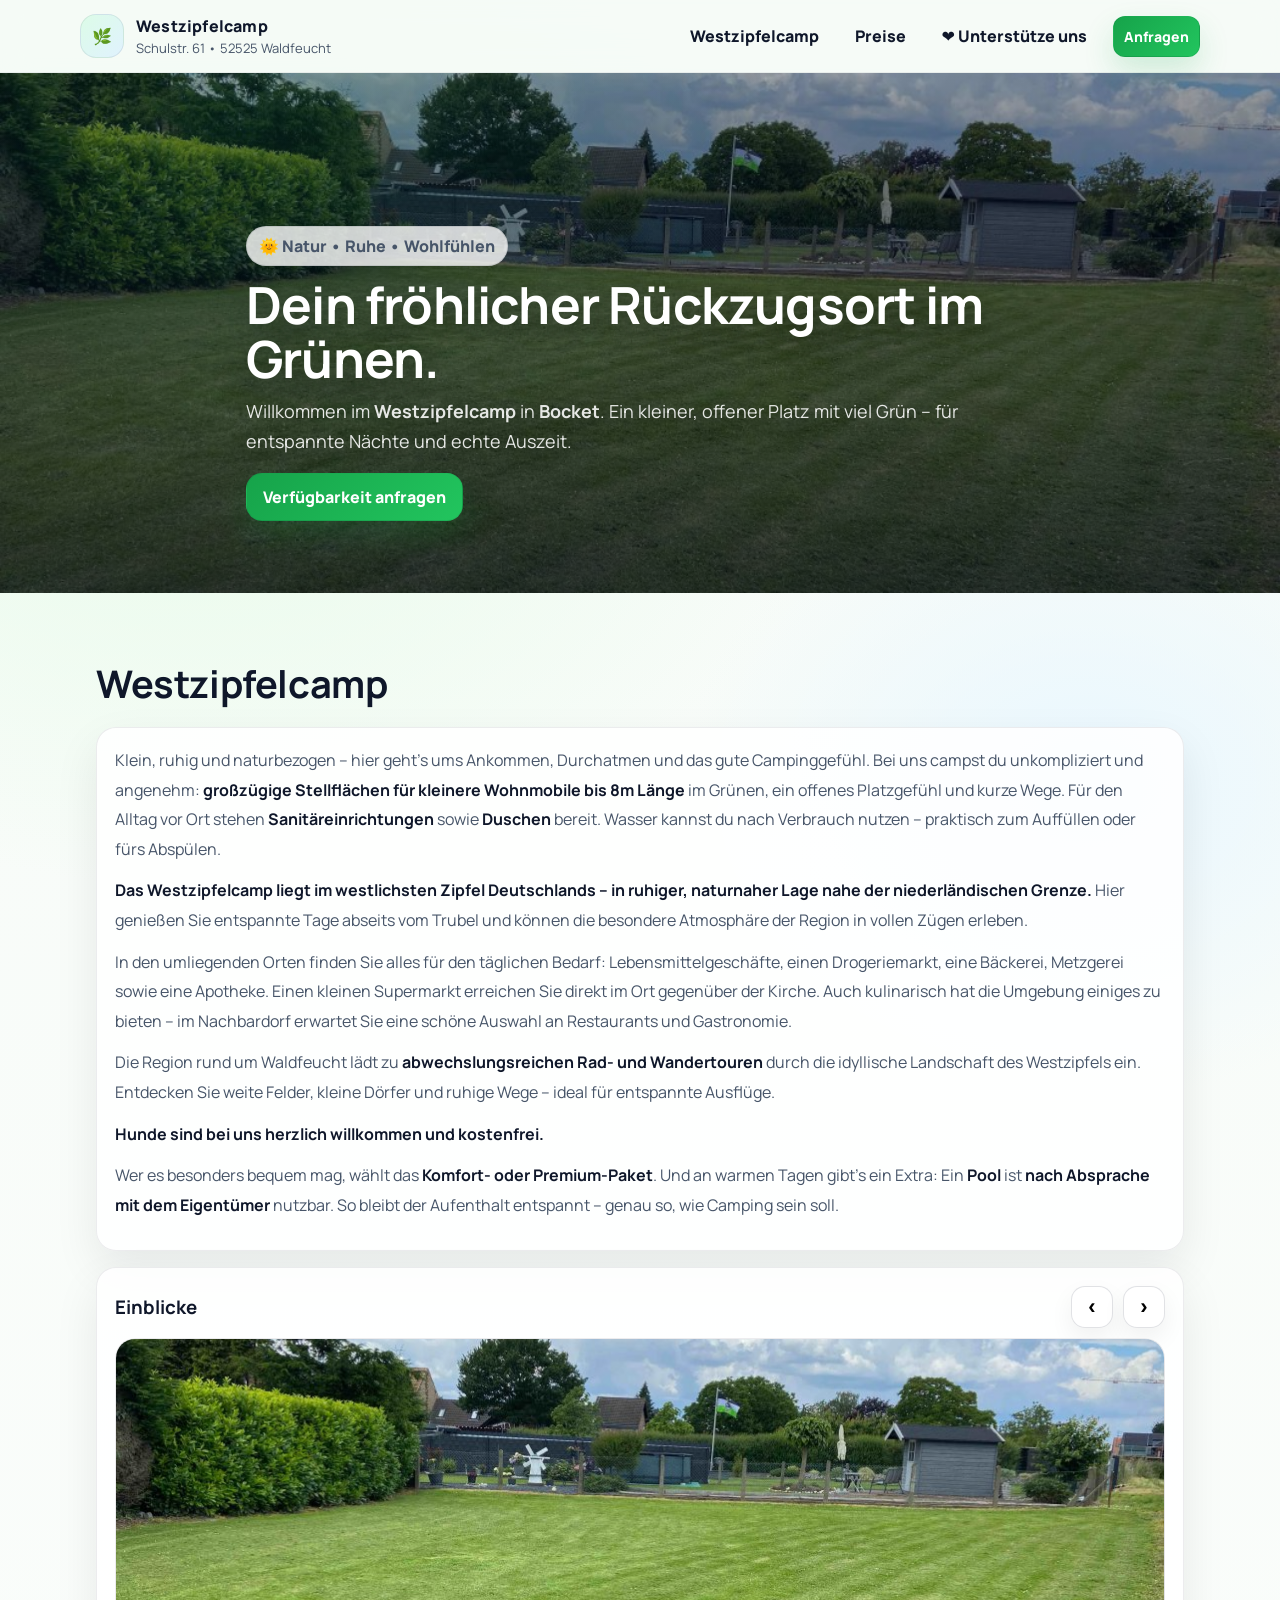
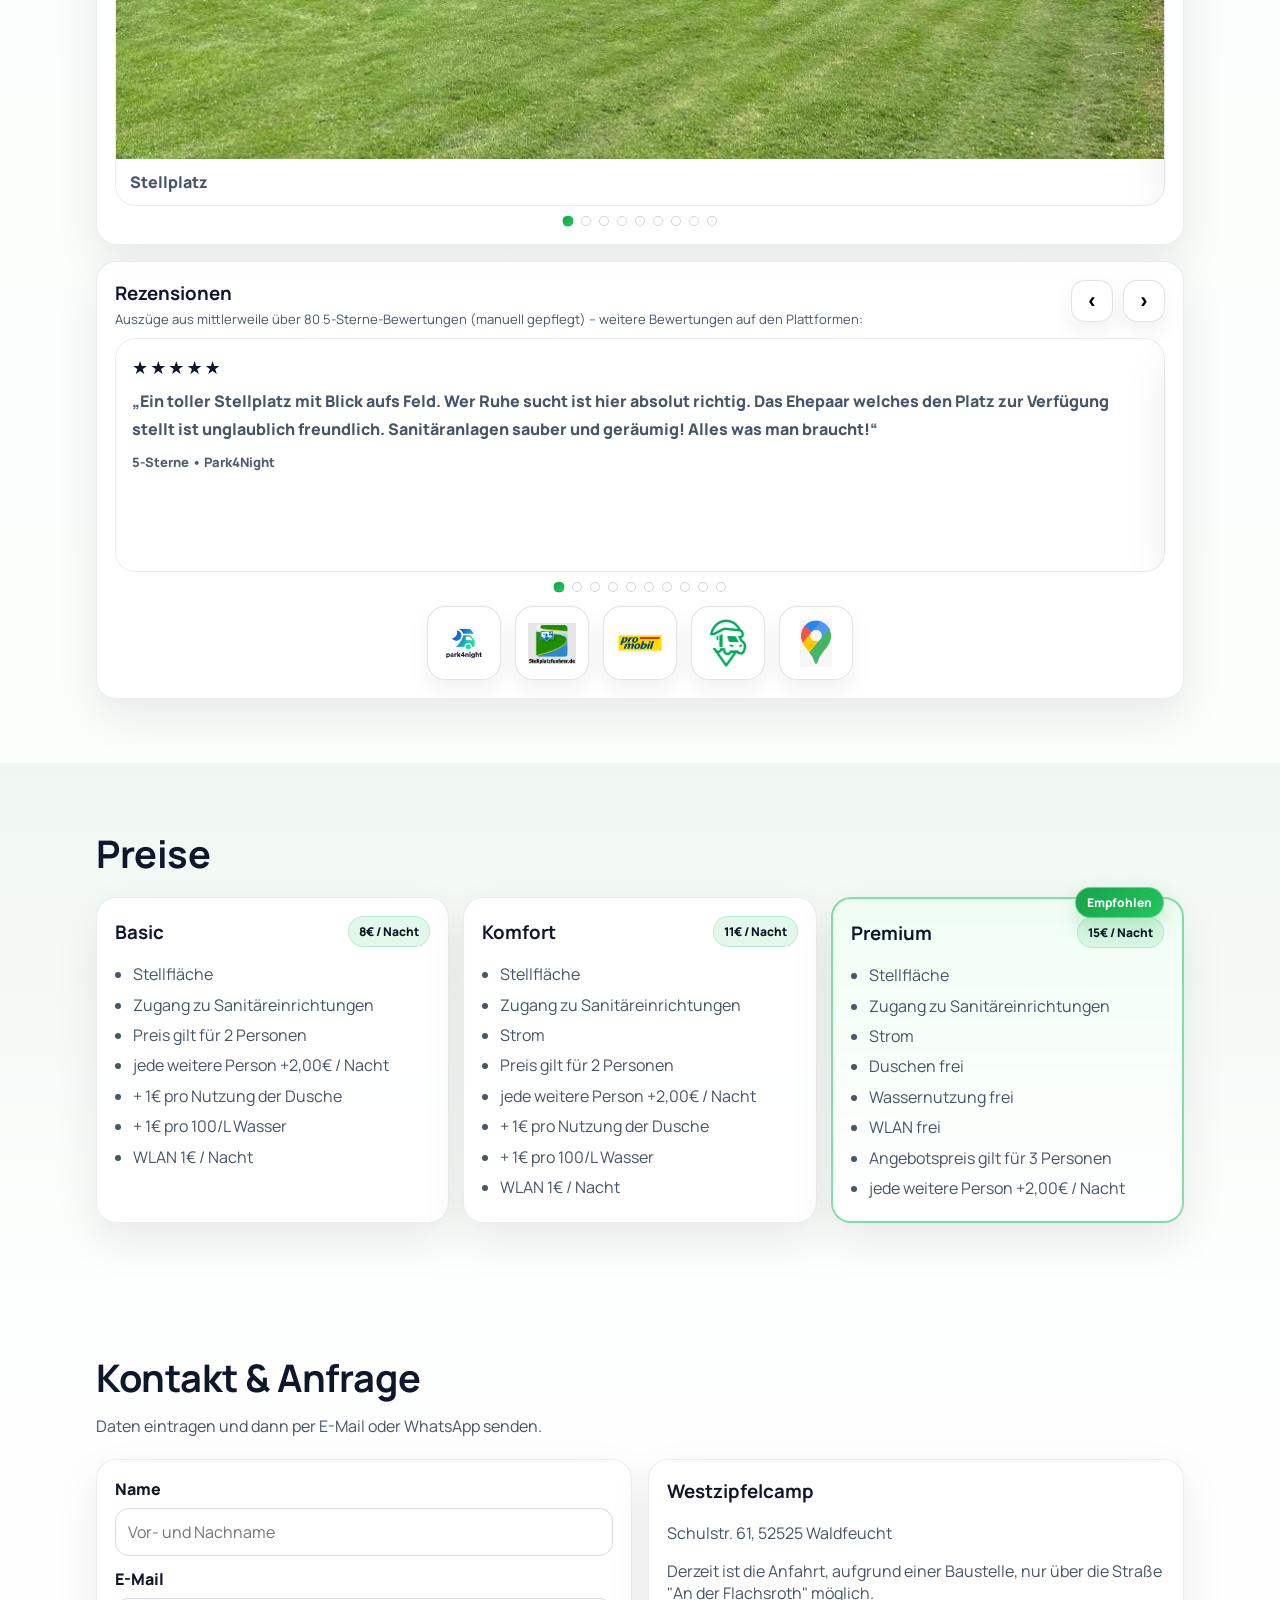
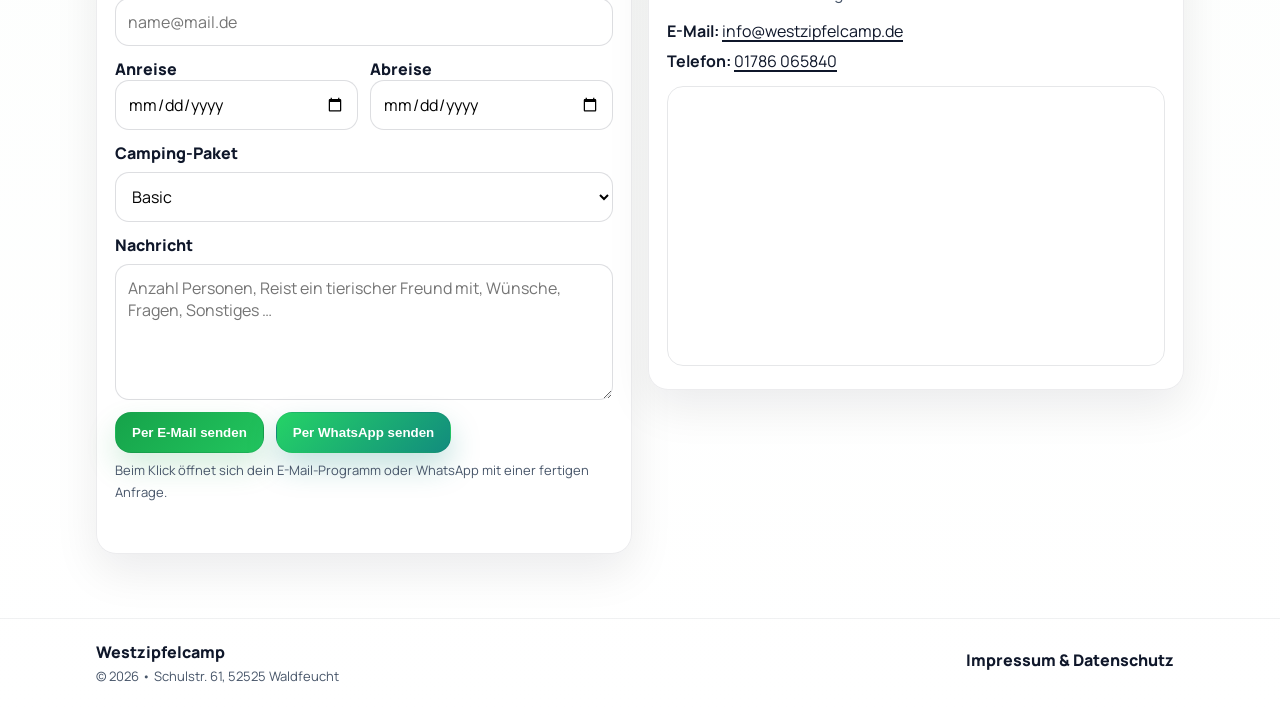
<file: index.html>
<!doctype html>

<html lang="de">
<head>

  <link rel="icon" href="data:image/svg+xml,<svg xmlns=%22http://www.w3.org/2000/svg%22 viewBox=%220 0 100 100%22><text y=%22.9em%22 font-size=%2290%22>🌿</text></svg>">

  <meta charset="utf-8" />
  <meta name="viewport" content="width=device-width, initial-scale=1" />
  <title>Westzipfelcamp – Camping in Waldfeucht</title>
  <meta name="description" content="Westzipfelcamp in 52525 Waldfeucht – naturverbunden, freundlich und modern." />

  <link rel="preconnect" href="https://fonts.googleapis.com">
  <link rel="preconnect" href="https://fonts.gstatic.com" crossorigin>
  <link href="https://fonts.googleapis.com/css2?family=Manrope:wght@300;500;700;800&display=swap" rel="stylesheet">

  <!-- GoatCounter Tracking -->

  <script data-goatcounter="https://westzipfelcamp.goatcounter.com/count"
          async src="//gc.zgo.at/count.js"></script>

  <link rel="stylesheet" href="styles.css" />
  <script defer src="script.js"></script>

</head>

<body>
  <a class="skip-link" href="#content">Zum Inhalt</a>

  <header class="header">
    <div class="container header__inner">
      <div class="brand">
        <div class="brand__mark" aria-hidden="true">🌿</div>
        <div class="brand__text">
          <div class="brand__name">Westzipfelcamp</div>
          <div class="brand__sub">Schulstr. 61 • 52525 Waldfeucht</div>
        </div>
      </div>

  <button class="nav-toggle" aria-label="Menü öffnen" aria-expanded="false">
    <span></span><span></span><span></span>
  </button>

<nav class="nav" aria-label="Hauptnavigation">
  <a href="#camp">Westzipfelcamp</a>
  <a href="#preise">Preise</a>
  <a href="unterstuetzen.html">❤️ Unterstütze uns</a>
  <a class="btn btn--small" href="#kontakt">Anfragen</a>
</nav>
    </div>
  </header>

  <main id="content">

<!-- HERO -->
<section class="hero hero--photo" aria-label="Startbereich">
  <div class="hero__bg" aria-hidden="true"></div>
  <div class="hero__overlay" aria-hidden="true"></div>

  <div class="container hero__inner">
    <div class="pill">🌞 Natur • Ruhe • Wohlfühlen</div>
    <h1>Dein fröhlicher Rückzugsort im Grünen.</h1>
    <p>
      Willkommen im <strong>Westzipfelcamp</strong> in <strong>Bocket</strong>.
      Ein kleiner, offener Platz mit viel Grün – für entspannte Nächte und echte Auszeit.
    </p>

    <div class="hero__cta">
      <a class="btn" href="#kontakt">Verfügbarkeit anfragen</a>
    </div>
  </div>
</section>

<!-- WESTZIPFELCAMP -->
<section id="camp" class="section">
  <div class="container">
    <div class="section__header">
      <h2>Westzipfelcamp</h2>
      <p class="lead"></p>
    </div>

    <div class="stack">
      <div class="card camp-text">
        <p>
          Klein, ruhig und naturbezogen – hier geht’s ums Ankommen, Durchatmen und das gute Campinggefühl.
          Bei uns campst du unkompliziert und angenehm: <strong>großzügige Stellflächen für kleinere Wohnmobile bis 8m Länge</strong> im Grünen, ein offenes Platzgefühl
          und kurze Wege. Für den Alltag vor Ort stehen <strong>Sanitäreinrichtungen</strong> sowie <strong>Duschen</strong> bereit.
          Wasser kannst du nach Verbrauch nutzen – praktisch zum Auffüllen oder fürs Abspülen.
        </p>

<p>
  <strong>Das Westzipfelcamp liegt im westlichsten Zipfel Deutschlands – in ruhiger, naturnaher Lage nahe der niederländischen Grenze.</strong>
  Hier genießen Sie entspannte Tage abseits vom Trubel und können die besondere Atmosphäre der Region in vollen Zügen erleben.
</p>

<p>
  In den umliegenden Orten finden Sie alles für den täglichen Bedarf: Lebensmittelgeschäfte, einen Drogeriemarkt, eine Bäckerei, Metzgerei sowie eine Apotheke.
  Einen kleinen Supermarkt erreichen Sie direkt im Ort gegenüber der Kirche. Auch kulinarisch hat die Umgebung einiges zu bieten – im Nachbardorf erwartet Sie eine schöne Auswahl an Restaurants und Gastronomie.
</p>

<p>
  Die Region rund um Waldfeucht lädt zu <strong>abwechslungsreichen Rad- und Wandertouren</strong> durch die idyllische Landschaft des Westzipfels ein.
  Entdecken Sie weite Felder, kleine Dörfer und ruhige Wege – ideal für entspannte Ausflüge.
</p>

        <p>
          <strong>Hunde sind bei uns herzlich willkommen und kostenfrei.</strong>
        </p>

        <p>
          Wer es besonders bequem mag, wählt das <strong>Komfort- oder Premium-Paket</strong>.
          Und an warmen Tagen gibt’s ein Extra: Ein <strong>Pool</strong> ist <strong>nach Absprache mit dem Eigentümer</strong> nutzbar.
          So bleibt der Aufenthalt entspannt – genau so, wie Camping sein soll.
        </p>
      </div>

      <div class="card card--gallery">
        <div class="gallery-title">
          <h3>Einblicke</h3>
          <div class="gallery-controls">
            <button class="gbtn" type="button" data-gallery-prev aria-label="Vorheriges Bild">‹</button>
            <button class="gbtn" type="button" data-gallery-next aria-label="Nächstes Bild">›</button>
          </div>
        </div>

<div class="gallery" data-gallery aria-label="Bildergalerie">

  <figure class="slide">
    <button class="slide__btn" type="button" data-lightbox-open aria-label="Bild im Vollbild öffnen">
      <img src="assets/1.jpg" alt="Westzipfelcamp – Stellplatz im Grünen" loading="lazy">
    </button>
    <figcaption>Stellplatz</figcaption>
  </figure>

  <figure class="slide">
    <button class="slide__btn" type="button" data-lightbox-open aria-label="Bild im Vollbild öffnen">
      <img src="assets/2.jpg" alt="Westzipfelcamp – Poolbereich" loading="lazy">
    </button>
    <figcaption>Pool (nach Absprache)</figcaption>
  </figure>

  <figure class="slide">
    <button class="slide__btn" type="button" data-lightbox-open aria-label="Bild im Vollbild öffnen">
      <img src="assets/3.jpg" alt="Westzipfelcamp – Sanitäreinrichtungen" loading="lazy">
    </button>
    <figcaption>Sanitäreinrichtungen</figcaption>
  </figure>

  <figure class="slide">
    <button class="slide__btn" type="button" data-lightbox-open aria-label="Bild im Vollbild öffnen">
      <img src="assets/4.jpg" alt="Westzipfelcamp – Sanitäreinrichtungen" loading="lazy">
    </button>
    <figcaption>Sanitäreinrichtungen</figcaption>
  </figure>

  <figure class="slide">
    <button class="slide__btn" type="button" data-lightbox-open aria-label="Bild im Vollbild öffnen">
      <img src="assets/5.jpg" alt="Westzipfelcamp – Stellplatz mit viel Grünfläche" loading="lazy">
    </button>
    <figcaption>Stellplatz</figcaption>
  </figure>

  <!-- NEU: 6–9 (alle Stellplatz) -->

  <figure class="slide">
    <button class="slide__btn" type="button" data-lightbox-open aria-label="Bild im Vollbild öffnen">
      <img src="assets/6.jpeg" alt="Westzipfelcamp – Stellplatz" loading="lazy">
    </button>
    <figcaption>Stellplatz</figcaption>
  </figure>

  <figure class="slide">
    <button class="slide__btn" type="button" data-lightbox-open aria-label="Bild im Vollbild öffnen">
      <img src="assets/7.jpeg" alt="Westzipfelcamp – Stellplatz" loading="lazy">
    </button>
    <figcaption>Stellplatz</figcaption>
  </figure>

  <figure class="slide">
    <button class="slide__btn" type="button" data-lightbox-open aria-label="Bild im Vollbild öffnen">
      <img src="assets/8.jpeg" alt="Westzipfelcamp – Stellplatz" loading="lazy">
    </button>
    <figcaption>Stellplatz</figcaption>
  </figure>

  <figure class="slide">
    <button class="slide__btn" type="button" data-lightbox-open aria-label="Bild im Vollbild öffnen">
      <img src="assets/9.jpeg" alt="Westzipfelcamp – Stellplatz" loading="lazy">
    </button>
    <figcaption>Stellplatz</figcaption>
  </figure>

</div>

<div class="dots" data-gallery-dots aria-label="Galerie-Navigation"></div>

</div>
<!-- Ende Einblicke / Galerie -->


<!-- Rezensionen -->
<div class="card card--reviews">
        <div class="reviews-title">
          <div class="reviews-title__left">
            <h3>Rezensionen</h3>
            <p class="muted reviews-sub">
              Auszüge aus mittlerweile über 80 5-Sterne-Bewertungen (manuell gepflegt) – weitere Bewertungen auf den Plattformen:
            </p>
          </div>

          <div class="reviews-controls">
            <button class="gbtn" type="button" data-reviews-prev aria-label="Vorherige Rezension">‹</button>
            <button class="gbtn" type="button" data-reviews-next aria-label="Nächste Rezension">›</button>
          </div>
        </div>

        <div class="reviews" data-reviews aria-label="Rezensionen-Slider">
          <article class="review-slide">
            <div class="stars" aria-label="5 von 5 Sternen">★★★★★</div>
            <p class="review-text">„Ein toller Stellplatz mit Blick aufs Feld. Wer Ruhe sucht ist hier absolut richtig. 
              Das Ehepaar welches den Platz zur Verfügung stellt ist unglaublich freundlich. Sanitäranlagen sauber und geräumig! 
              Alles was man braucht!“</p>
            <div class="review-meta">5-Sterne • Park4Night</div>
          </article>

                    <article class="review-slide">
            <div class="stars" aria-label="5 von 5 Sternen">★★★★★</div>
            <p class="review-text">„Vielen Dank an den Betreiber dieses schönen privaten Platzes! Unkomplizierter telefonischer Kontakt vorab, sehr freundlicher Empfang. 
              Alles vorgefunden, wie beschrieben, ein sauberes Bad für die Gäste, eine schöne Wiese neben einem Feld und es gibt sogar schnelles WLAN - wir hatten einen entspannt ruhigen Aufenthalt hier! 
              Immer gerne wieder!“</p>
            <div class="review-meta">5-Sterne • Park4Night</div>
          </article>


          <article class="review-slide">
            <div class="stars" aria-label="5 von 5 Sternen">★★★★★</div>
            <p class="review-text">„Klein & persönlich, sehr freundlich. Alles sehr sauber – wer Ruhe sucht, ist hier richtig.“</p>
            <div class="review-meta">5-Sterne • Auszug</div>
          </article>

          <article class="review-slide">
            <div class="stars" aria-label="5 von 5 Sternen">★★★★★</div>
            <p class="review-text">„Absolut ruhig, super sauber und an alles gedacht. Klare Empfehlung.“</p>
            <div class="review-meta">5-Sterne • Auszug</div>
          </article>

          <article class="review-slide">
            <div class="stars" aria-label="5 von 5 Sternen">★★★★★</div>
            <p class="review-text">„Wunderschöner Platz – ideal zum Abschalten. Sehr nette Betreiber.“</p>
            <div class="review-meta">5-Sterne • Auszug</div>
          </article>

          <article class="review-slide">
            <div class="stars" aria-label="5 von 5 Sternen">★★★★★</div>
            <p class="review-text">„Rundum stimmig, entspannte Nacht und freundlicher Empfang.“</p>
            <div class="review-meta">5-Sterne • Auszug</div>
          </article>

          <article class="review-slide">
  <div class="stars" aria-label="5 von 5 Sternen">★★★★★</div>

  <p class="review-text">
    „Sehr schöner Wiesenstellplatz. Landschaftlich sehr schön gelegen und sehr ruhig.
    Wir haben drei Nächte bei Familie Wellens verbracht. Die Sanitäreinrichtung war sauber.
    Strom ist vorhanden. Hunde willkommen und kostenlos. Preis-Leistungs-Verhältnis top.“
  </p>

  <div class="review-meta">5 Sterne • Google</div>
</article>


<!-- Rezension 6 -->
<article class="review-slide">
  <div class="stars" aria-label="5 von 5 Sternen">★★★★★</div>

  <p class="review-text">
    „Uns hat es sehr, sehr gut gefallen. Alles da, was man fürs Camperglück benötigt.
    Hund ist auch erlaubt – perfekt. Falls wir mal wieder ins Selfkant kommen,
    wissen wir, wo wir übernachten. Klare Empfehlung.“
  </p>

  <div class="review-meta">5 Sterne • Google</div>
</article>


<!-- Rezension 7 -->
<article class="review-slide">
  <div class="stars" aria-label="5 von 5 Sternen">★★★★★</div>

  <p class="review-text">
    „Wir waren am Christi-Himmelfahrt-Wochenende da. Es war einfach herrlich.
    Sie stehen sehr ruhig und mit Blick auf Felder und Wälder. Die Sanitäranlagen
    sind modern und sehr sauber. Hier hat man alles, was ein Camperherz braucht.
    Die Buchung und Platzzuweisung war sehr einfach und unkompliziert.
    Man kann in der Gegend viel mit dem Fahrrad, aber auch zu Fuß entdecken.
    Ganz herzlichen Dank an die Betreiber, dass sie uns so ein schönes Plätzchen
    zur Verfügung stellen. Wir kommen auf jeden Fall wieder.“
  </p>

  <div class="review-meta">5 Sterne • Google</div>
</article>

          <!-- Rezension 8 -->
          <article class="review-slide">
  <div class="stars" aria-label="5 von 5 Sternen">★★★★★</div>

  <p class="review-text">
    „Der absolute Tip für alle, die Ruhe und die Schönheit der Natur genießen möchten. Sehr sympathische Gastgeber, alles da, was man so braucht. 
    Der ideale Startpunkt eines Urlaubs, um wieder zu sich zu finden und den Stress vergessen zu können. Wir kommen gerne wieder.“
  </p>

  <div class="review-meta">5 Sterne • Google</div>
</article>
        
        </div>

        <div class="dots" data-reviews-dots aria-label="Rezensionen-Navigation"></div>

        <!-- Plattform-Logos -->
        <div class="platform-logos" aria-label="Bewertungsplattformen">
          <a class="platform-btn" href="https://park4night.com/de/place/508338" target="_blank" rel="noopener"
             aria-label="Westzipfelcamp auf park4night ansehen">
            <img class="platform-logo" src="assets/logos/park4night.png" alt="park4night">
          </a>

          <a class="platform-btn" href="https://www.stellplatzfuehrer.de/plaetze/listen/alle/34854-westzipfelcamp"
             target="_blank" rel="noopener" aria-label="Westzipfelcamp auf stellplatzfuehrer.de ansehen">
            <img class="platform-logo" src="assets/logos/stellplatzfuehrer.png" alt="Stellplatzführer">
          </a>

          <a class="platform-btn" href="https://www.promobil.de/stellplatz/westzipfelcamp-66aaad1c34c3800008304183.html"
             target="_blank" rel="noopener" aria-label="Westzipfelcamp auf promobil.de ansehen">
            <img class="platform-logo" src="assets/logos/promobil.jpg" alt="promobil">
          </a>

          <a class="platform-btn" href="https://www.campercontact.com/de/deutschland/nordrhein-westfalen/waldfeucht/159146/westzipfelcamp"
             target="_blank" rel="noopener" aria-label="Westzipfelcamp auf Campercontact ansehen">
            <img class="platform-logo" src="assets/logos/campercontact.jpg" alt="Campercontact">
          </a>

          <a class="platform-btn" href="https://maps.app.goo.gl/dP5imqdzkSyQatoF9?g_st=ic"
             target="_blank" rel="noopener" aria-label="Westzipfelcamp auf Google Maps ansehen">
            <img class="platform-logo" src="assets/logos/googlemaps.png" alt="Google Maps">
          </a>
        </div>
      </div>

    </div>
  </div>
</section>

<!-- PREISE -->
<section id="preise" class="section section--soft">
  <div class="container">
    <div class="section__header">
      <h2>Preise</h2>
    </div>

    <div class="price-grid">
      <!-- Basic: jetzt normal wie Komfort (keine Highlight-Umrandung mehr) -->
      <div class="price">
        <div class="price__top">
          <h3>Basic</h3>
          <span class="price__tag">8€ / Nacht</span>
        </div>
        <ul>
          <li>Stellfläche</li>
          <li>Zugang zu Sanitäreinrichtungen</li>
          <li>Preis gilt für 2 Personen</li>
          <li>jede weitere Person +2,00€ / Nacht</li>
          <li>+ 1€ pro Nutzung der Dusche</li>
          <li>+ 1€ pro 100/L Wasser</li>
          <li>WLAN 1€ / Nacht</li>
        </ul>
      </div>

      <div class="price">
        <div class="price__top">
          <h3>Komfort</h3>
          <span class="price__tag">11€ / Nacht</span>
        </div>
        <ul>
          <li>Stellfläche</li>
          <li>Zugang zu Sanitäreinrichtungen</li>
          <li>Strom</li>
          <li>Preis gilt für 2 Personen</li>
          <li>jede weitere Person +2,00€ / Nacht</li>
          <li>+ 1€ pro Nutzung der Dusche</li>
          <li>+ 1€ pro 100/L Wasser</li>
          <li>WLAN 1€ / Nacht</li>
        </ul>
      </div>

      <!-- Premium: grün umrandet + empfohlen -->
      <div class="price price--premium">
        <div class="badge" aria-label="Empfohlen">Empfohlen</div>

        <div class="price__top">
          <h3>Premium</h3>
          <span class="price__tag">15€ / Nacht</span>
        </div>
        <ul>
          <li>Stellfläche</li>
          <li>Zugang zu Sanitäreinrichtungen</li>
          <li>Strom</li>
          <li>Duschen frei</li>
          <li>Wassernutzung frei</li>
          <li>WLAN frei</li>
          <li>Angebotspreis gilt für 3 Personen</li>
          <li>jede weitere Person +2,00€ / Nacht</li>
        </ul>
      </div>
    </div>
  </div>
</section>

<!-- KONTAKT -->
<section id="kontakt" class="section">
  <div class="container">
    <div class="section__header">
      <h2>Kontakt & Anfrage</h2>
      <p class="lead">Daten eintragen und dann per E-Mail oder WhatsApp senden.</p>
    </div>

    <div class="contact-grid">
      <form class="form" id="inquiryForm">
        <div class="form__row">
          <label for="name">Name</label>
          <input id="name" name="name" autocomplete="name" required placeholder="Vor- und Nachname" />
        </div>

        <div class="form__row">
          <label for="email">E-Mail</label>
          <input id="email" name="email" type="email" autocomplete="email" required placeholder="name@mail.de" />
        </div>

        <div class="form__row two">
          <div>
            <label for="from">Anreise</label>
            <input id="from" name="from" type="date" required />
          </div>
          <div>
            <label for="to">Abreise</label>
            <input id="to" name="to" type="date" required />
          </div>
        </div>

        <div class="form__row">
          <label for="type">Camping-Paket</label>
          <select id="type" name="type">
            <option>Basic</option>
            <option>Komfort</option>
            <option>Premium</option>
          </select>
        </div>

        <div class="form__row">
          <label for="message">Nachricht</label>
          <textarea id="message" name="message" rows="5" placeholder="Anzahl Personen, Reist ein tierischer Freund mit, Wünsche, Fragen, Sonstiges …"></textarea>
        </div>

        <div class="form-buttons">
          <button class="btn" type="button" id="emailBtn">Per E-Mail senden</button>
          <button class="btn btn--whatsapp" type="button" id="whatsappBtn">Per WhatsApp senden</button>
        </div>

        <p class="fineprint">
          Beim Klick öffnet sich dein E-Mail-Programm oder WhatsApp mit einer fertigen Anfrage.
        </p>

        <p class="error" id="formError" aria-live="polite"></p>
      </form>

      <div class="contact-card">
        <div class="contact-card__top">
          <h3>Westzipfelcamp</h3>
          <p class="muted">Schulstr. 61, 52525 Waldfeucht</p>
          <p class="muted"> Derzeit ist die Anfahrt, aufgrund einer Baustelle, nur über die Straße "An der Flachsroth" möglich.</p>
        </div>

        <div class="contact-lines">
          <div><strong>E-Mail:</strong> <a href="mailto:info@westzipfelcamp.de">info@westzipfelcamp.de</a></div>
          <div><strong>Telefon:</strong> <a href="tel:+491786065840">01786 065840</a></div>
        </div>

        <div class="map">
          <iframe
            title="Karte (OpenStreetMap)"
            src="https://www.openstreetmap.org/export/embed.html?bbox=5.995833%2C51.041667%2C6.015833%2C51.061667&amp;layer=mapnik&amp;marker=51.051667%2C6.005833"
            loading="lazy">
          </iframe>
        </div>
      </div>
    </div>
  </div>
</section>

<!-- FOOTER -->
<footer class="footer">
  <div class="container footer__inner">
    <div>
      <div class="footer__brand">Westzipfelcamp</div>
      <div class="footer__meta">© <span id="year"></span> • Schulstr. 61, 52525 Waldfeucht</div>
    </div>

    <div class="footer__links">
      <a href="#" id="impressumLink">Impressum & Datenschutz </a>
    </div>
  </div>

  <dialog id="legalDialog" class="dialog">
    <div class="dialog__inner">
      <h3 id="legalTitle">Hinweis</h3>
  <div id="legalText" class="muted">

<h4>Impressum & Datenschutz</h4>

<p>
Angaben gemäß § 5 TMG
</p>

<p>
Guido Wellens<br>
Schulstr. 61<br>
52525 Waldfeucht<br>
Deutschland
</p>

<p>
Kontakt:<br>
Telefon: 01786 065840<br>
E-Mail: info@westzipfelcamp.de
</p>

<h4>Haftung für Inhalte</h4>

<p>
Die Inhalte unserer Seiten wurden mit größter Sorgfalt erstellt. Für die Richtigkeit,
Vollständigkeit und Aktualität der Inhalte können wir jedoch keine Gewähr übernehmen.
Als Diensteanbieter sind wir gemäß § 7 Abs.1 TMG für eigene Inhalte auf diesen Seiten
nach den allgemeinen Gesetzen verantwortlich.
</p>

<h4>Haftung für Links</h4>

<p>
Unsere Website enthält Links zu externen Webseiten Dritter, auf deren Inhalte wir keinen
Einfluss haben. Deshalb können wir für diese fremden Inhalte auch keine Gewähr übernehmen.
Für die Inhalte der verlinkten Seiten ist stets der jeweilige Anbieter oder Betreiber der
Seiten verantwortlich.
</p>

<h4>Datenschutzerklärung</h4>

<p>
Der Schutz Ihrer persönlichen Daten ist uns ein besonderes Anliegen. Wir behandeln Ihre
personenbezogenen Daten vertraulich und entsprechend den gesetzlichen Datenschutzvorschriften
sowie dieser Datenschutzerklärung.
</p>

<h4>Hosting</h4>

<p>
Diese Website wird über GitHub Pages bereitgestellt. Beim Aufruf der Website können durch den
Hostinganbieter automatisch technische Informationen erfasst werden, beispielsweise
IP-Adresse, Datum und Uhrzeit des Zugriffs, Browsertyp sowie das verwendete Betriebssystem.
Diese Daten dienen ausschließlich der technischen Bereitstellung und Sicherheit der Website.
</p>

<h4>Analyse-Tool</h4>

<p>
Diese Website verwendet das datenschutzfreundliche Analyse-Tool GoatCounter zur statistischen
Auswertung der Besucherzugriffe. GoatCounter verwendet keine Cookies und speichert keine
personenbezogenen Daten. Die Analyse erfolgt anonymisiert.
</p>

<h4>Kontaktaufnahme</h4>

<p>
Wenn Sie uns per E-Mail oder über WhatsApp kontaktieren, werden die von Ihnen übermittelten
Daten ausschließlich zur Bearbeitung Ihrer Anfrage verwendet. Die Verarbeitung erfolgt auf
Grundlage von Art. 6 Abs. 1 lit. b DSGVO.
</p>

<h4>Ihre Rechte</h4>

<p>
Sie haben jederzeit das Recht auf Auskunft über Ihre gespeicherten personenbezogenen Daten,
deren Herkunft und Empfänger sowie den Zweck der Datenverarbeitung. Außerdem haben Sie ein
Recht auf Berichtigung, Sperrung oder Löschung dieser Daten.
</p>

</div>
          <button class="btn btn--small" id="closeDialog">Schließen</button>
        </div>
      </dialog>
    </footer>

  </main>

  <!-- LIGHTBOX -->

  <dialog id="lightbox" class="lightbox" aria-label="Bild in Vollbild">
    <button class="lightbox__close" type="button" data-lightbox-close aria-label="Schließen">✕</button>
    <button class="lightbox__nav lightbox__nav--prev" type="button" data-lightbox-prev aria-label="Vorheriges Bild">‹</button>
    <button class="lightbox__nav lightbox__nav--next" type="button" data-lightbox-next aria-label="Nächstes Bild">›</button>

<figure class="lightbox__figure">
  <img id="lightboxImg" alt="" />
  <figcaption id="lightboxCap"></figcaption>
</figure>

  </dialog>

</body>
</html>
</file>
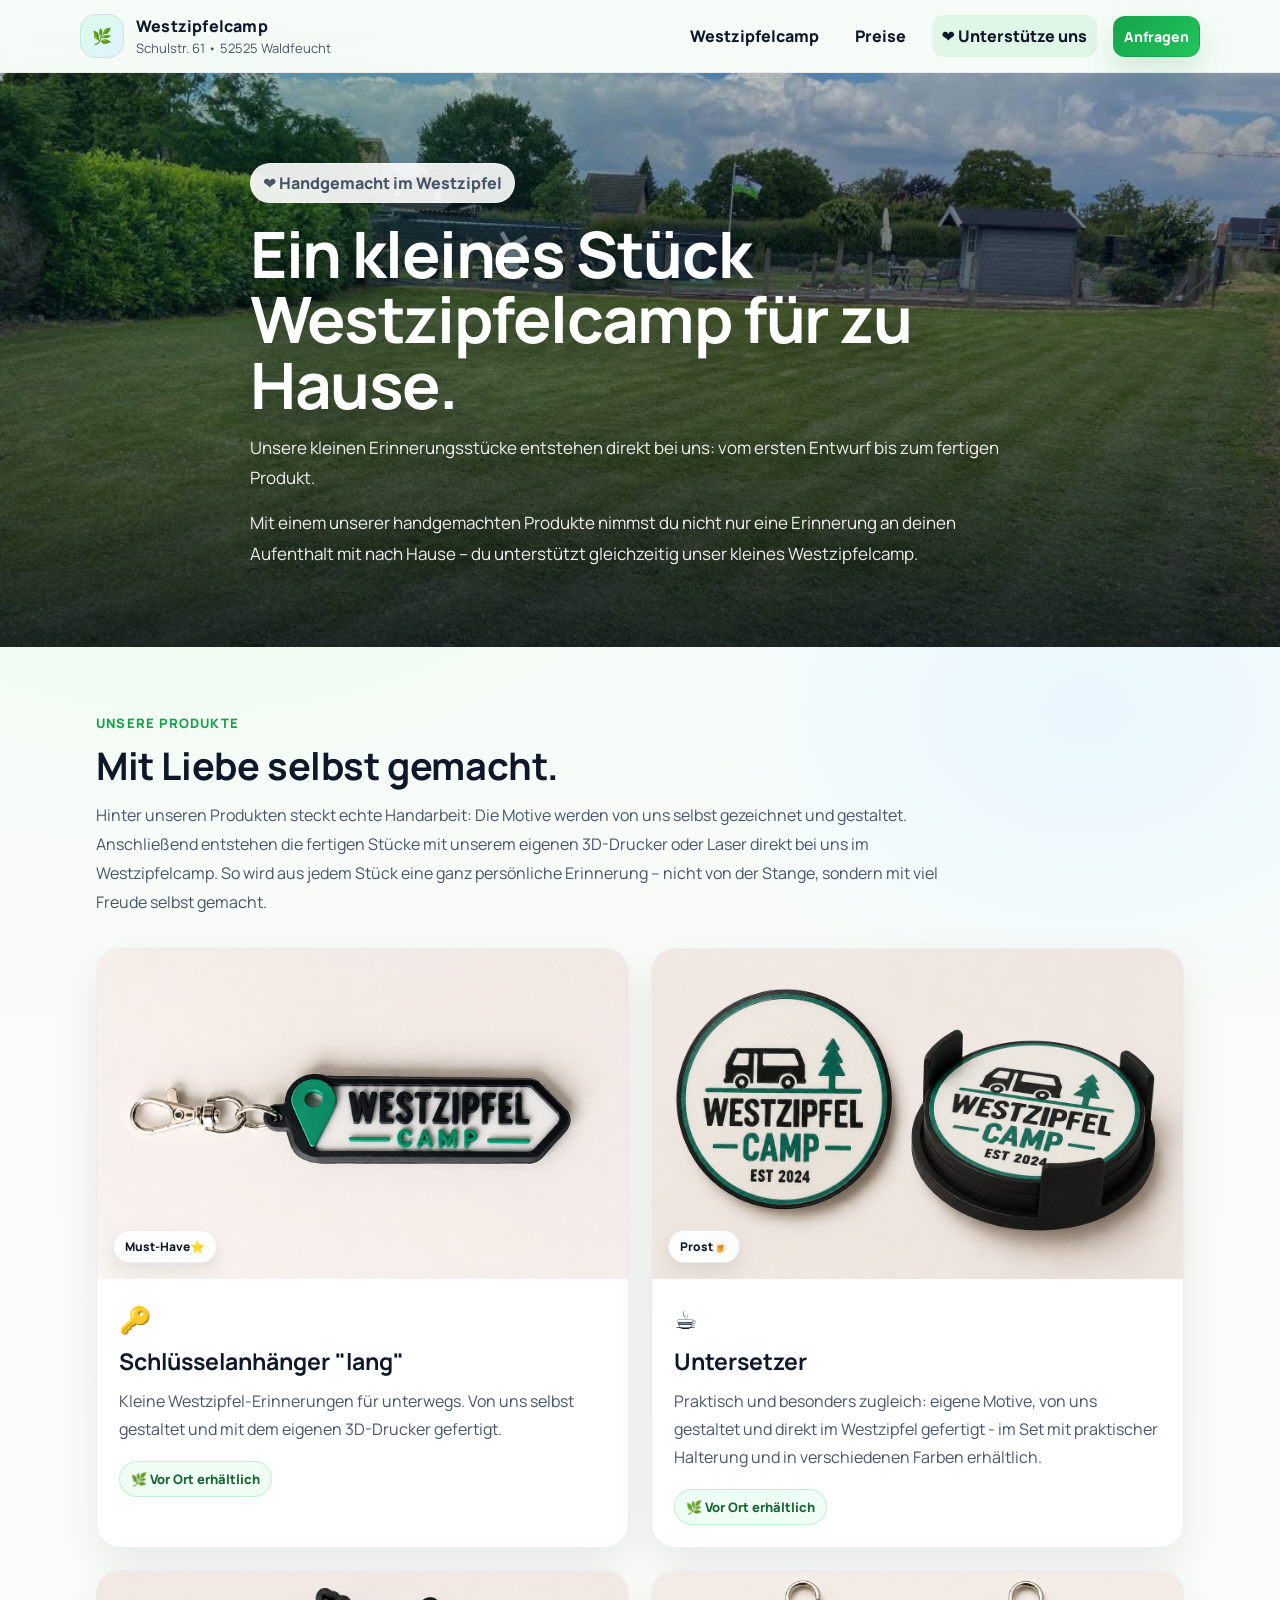
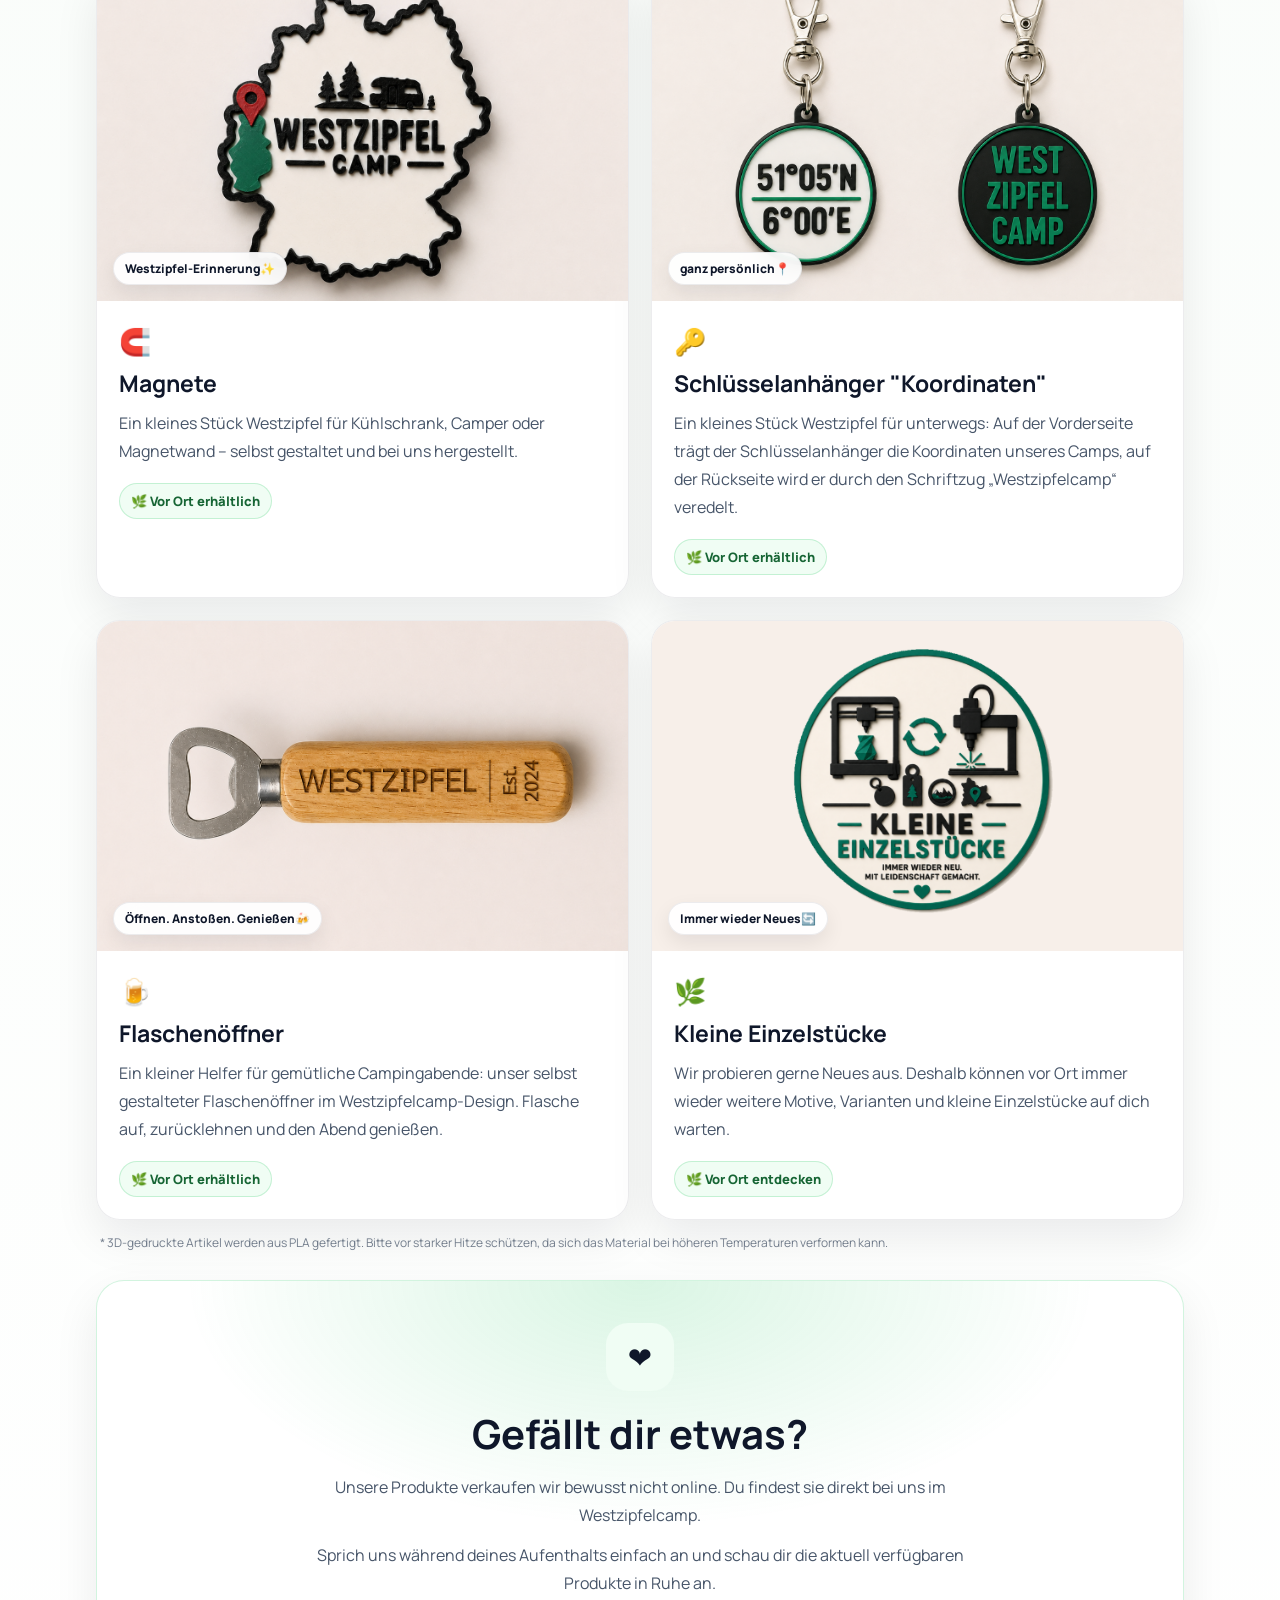
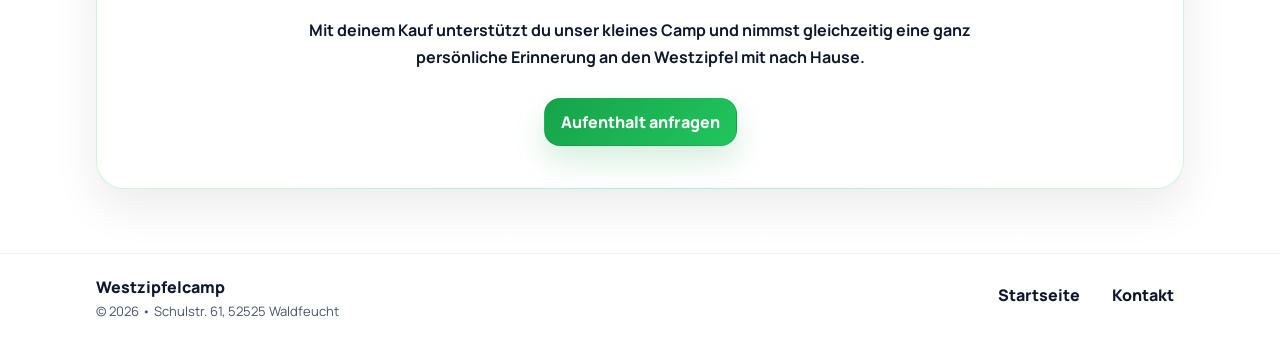
<file: unterstuetzen.html>
<!doctype html>
<html lang="de">
<head>

  <link rel="icon" href="data:image/svg+xml,<svg xmlns=%22http://www.w3.org/2000/svg%22 viewBox=%220 0 100 100%22><text y=%22.9em%22 font-size=%2290%22>🌿</text></svg>">

  <meta charset="utf-8" />
  <meta name="viewport" content="width=device-width, initial-scale=1" />

  <title>Unterstütze uns – Westzipfelcamp</title>

  <meta
    name="description"
    content="Handgemachte Erinnerungen aus dem Westzipfelcamp – direkt vor Ort erhältlich."
  />

  <link rel="preconnect" href="https://fonts.googleapis.com">
  <link rel="preconnect" href="https://fonts.gstatic.com" crossorigin>

  <link
    href="https://fonts.googleapis.com/css2?family=Manrope:wght@300;500;700;800&display=swap"
    rel="stylesheet"
  >

  <!-- GoatCounter -->
  <script
    data-goatcounter="https://westzipfelcamp.goatcounter.com/count"
    async
    src="//gc.zgo.at/count.js">
  </script>

  <link rel="stylesheet" href="styles.css" />
  <script defer src="script.js"></script>

</head>

<body>

  <a class="skip-link" href="#content">Zum Inhalt</a>

  <!-- HEADER / NAVIGATION -->
  <header class="header">

    <div class="container header__inner">

      <a href="index.html" class="brand merch-brand-link">

        <div class="brand__mark" aria-hidden="true">
          🌿
        </div>

        <div class="brand__text">

          <div class="brand__name">
            Westzipfelcamp
          </div>

          <div class="brand__sub">
            Schulstr. 61 • 52525 Waldfeucht
          </div>

        </div>

      </a>

      <button
        class="nav-toggle"
        aria-label="Menü öffnen"
        aria-expanded="false">

        <span></span>
        <span></span>
        <span></span>

      </button>

      <nav class="nav" aria-label="Hauptnavigation">

        <a href="index.html#camp">
          Westzipfelcamp
        </a>

        <a href="index.html#preise">
          Preise
        </a>

        <a href="unterstuetzen.html" class="nav-current">
          ❤️ Unterstütze uns
        </a>

        <a
          class="btn btn--small"
          href="index.html#kontakt">
          Anfragen
        </a>

      </nav>

    </div>

  </header>


  <main id="content">

    <!-- HERO MIT DEMSELBEN FOTO WIE AUF DER HAUPTSEITE -->
   <section class="merch-hero merch-hero--photo">

  <div class="merch-hero__overlay" aria-hidden="true"></div>

  <div class="container merch-hero__inner">
        <div class="pill">
          ❤️ Handgemacht im Westzipfel
        </div>

        <h1>
          Ein kleines Stück Westzipfelcamp für zu Hause.
        </h1>

        <p>
          Unsere kleinen Erinnerungsstücke entstehen direkt bei uns:
          vom ersten Entwurf bis zum fertigen Produkt.
        </p>

        <p>
          Mit einem unserer handgemachten Produkte nimmst du nicht nur
          eine Erinnerung an deinen Aufenthalt mit nach Hause –
          du unterstützt gleichzeitig unser kleines Westzipfelcamp.
        </p>

      </div>

    </section>


    <!-- PRODUKTE -->
    <section class="section">

      <div class="container">

        <div class="section__header merch-section-head">

          <span class="merch-eyebrow">
            Unsere Produkte
          </span>

          <h2>
            Mit Liebe selbst gemacht.
          </h2>

          <p class="lead">
            Hinter unseren Produkten steckt echte Handarbeit:
            Die Motive werden von uns selbst gezeichnet und gestaltet.
            Anschließend entstehen die fertigen Stücke mit unserem
            eigenen 3D-Drucker oder Laser direkt bei uns im Westzipfelcamp.
            So wird aus jedem Stück eine ganz persönliche Erinnerung –
            nicht von der Stange, sondern mit viel Freude selbst gemacht.
          </p>

        </div>


        <div class="merch-grid">

          <!-- SCHLÜSSELANHÄNGER -->
          <article class="merch-card">

            <div class="merch-image">

              <img
                src="assets/schluesselanhaengerlang1.png"
                alt="Handgemachte Schlüsselanhänger vom Westzipfelcamp"
                loading="lazy"
              >
              <span class="merch-badge">
                Must-Have⭐
              </span>

            </div>

            <div class="merch-card__body">

              <div class="merch-icon">
                🔑
              </div>

              <h3>
                Schlüsselanhänger "lang"
              </h3>

              <p>
                Kleine Westzipfel-Erinnerungen für unterwegs.
                Von uns selbst gestaltet und mit dem eigenen
                3D-Drucker gefertigt.
              </p>

              <div class="merch-availability">
                🌿 Vor Ort erhältlich
              </div>

            </div>

          </article>


          <!-- UNTERSETZER -->
          <article class="merch-card">

            <div class="merch-image">

              <img
                src="assets/untersetzer.png"
                alt="Handgemachte Untersetzer vom Westzipfelcamp"
                loading="lazy"
              >
              <span class="merch-badge">
                Prost🍺
              </span>
            </div>

            <div class="merch-card__body">

              <div class="merch-icon">
                ☕
              </div>

              <h3>
                Untersetzer
              </h3>

              <p>
                Praktisch und besonders zugleich:
                eigene Motive, von uns gestaltet und
                direkt im Westzipfel gefertigt - im Set mit praktischer Halterung und in verschiedenen Farben erhältlich.
              </p>

              <div class="merch-availability">
                🌿 Vor Ort erhältlich
              </div>

            </div>

          </article>


          <!-- MAGNETE -->
          <article class="merch-card">

            <div class="merch-image">

              <img
                src="assets/magnete.png"
                alt="Handgemachte Magnete vom Westzipfelcamp"
                loading="lazy"
              >

              <span class="merch-badge">
                Westzipfel-Erinnerung✨
              </span>

            </div>

            <div class="merch-card__body">

              <div class="merch-icon">
                🧲
              </div>

              <h3>
                Magnete
              </h3>

              <p>
                Ein kleines Stück Westzipfel für Kühlschrank,
                Camper oder Magnetwand – selbst gestaltet
                und bei uns hergestellt.
              </p>

              <div class="merch-availability">
                🌿 Vor Ort erhältlich
              </div>

            </div>

          </article>

                    <!-- SCHLÜSSELANHÄNGER -->
          <article class="merch-card">

            <div class="merch-image">

              <img
                src="assets/schluesselanhaengerrund.png"
                alt="Handgemachte Schlüsselanhänger vom Westzipfelcamp"
                loading="lazy"
              >
              <span class="merch-badge">
                ganz persönlich📍
              </span>

            </div>

            <div class="merch-card__body">

              <div class="merch-icon">
                🔑
              </div>

              <h3>
                Schlüsselanhänger "Koordinaten"
              </h3>

              <p>
              Ein kleines Stück Westzipfel für unterwegs: Auf der Vorderseite trägt der Schlüsselanhänger die Koordinaten unseres Camps, auf der Rückseite wird er durch den Schriftzug „Westzipfelcamp“ veredelt.
              </p>

              <div class="merch-availability">
                🌿 Vor Ort erhältlich
              </div>

            </div>

          </article>
          
          <!-- Flaschenöffner -->
          <article class="merch-card">

            <div class="merch-image">

              <img
                src="assets/flaschenoeffner1.png"
                alt="Handgemachte Flaschenöffner vom Westzipfelcamp"
                loading="lazy"
              >
              <span class="merch-badge">
                Öffnen. Anstoßen. Genießen🍻 
              </span>

            </div>

            <div class="merch-card__body">

              <div class="merch-icon">
                🍺
              </div>

              <h3>
                Flaschenöffner
              </h3>

              <p>
                Ein kleiner Helfer für gemütliche Campingabende:
                unser selbst gestalteter Flaschenöffner im Westzipfelcamp-Design.
                Flasche auf, zurücklehnen und den Abend genießen. 
              </p>

              <div class="merch-availability">
                🌿 Vor Ort erhältlich
              </div>

            </div>

          </article>


          <!-- WEITERE PRODUKTE -->
          <article class="merch-card">

            <div class="merch-image">

              <img
                src="assets/weitere-produkte2.png"
                alt="Weitere handgemachte Produkte vom Westzipfelcamp"
                loading="lazy"
              >

              <span class="merch-badge">
                Immer wieder Neues🔄
              </span>

            </div>

            <div class="merch-card__body">

              <div class="merch-icon">
                🌿
              </div>

              <h3>
                Kleine Einzelstücke
              </h3>

              <p>
                Wir probieren gerne Neues aus.
                Deshalb können vor Ort immer wieder weitere
                Motive, Varianten und kleine Einzelstücke
                auf dich warten.
              </p>

              <div class="merch-availability">
                🌿 Vor Ort entdecken
              </div>

            </div>

          </article>

        </div>
        
 <!-- Dezenter Materialhinweis -->
<p class="merch-material-note">
  * 3D-gedruckte Artikel werden aus PLA gefertigt. Bitte vor starker Hitze schützen, da sich das Material bei höheren Temperaturen verformen kann.
</p>
        
        <!-- GEFÄLLT DIR ETWAS?
             Jetzt innerhalb desselben Bereichs und
             genauso breit wie das gesamte Produkt-Grid. -->

        <div class="merch-local-card">

          <div class="merch-local-card__icon">
            ❤️
          </div>

          <h2>
            Gefällt dir etwas?
          </h2>

          <p>
            Unsere Produkte verkaufen wir bewusst nicht online.
            Du findest sie direkt bei uns im Westzipfelcamp.
          </p>

          <p>
            Sprich uns während deines Aufenthalts einfach an
            und schau dir die aktuell verfügbaren Produkte
            in Ruhe an.
          </p>

          <strong>
            Mit deinem Kauf unterstützt du unser kleines Camp
            und nimmst gleichzeitig eine ganz persönliche
            Erinnerung an den Westzipfel mit nach Hause.
          </strong>

          <div class="merch-local-actions">

            <a
              class="btn"
              href="index.html#kontakt">
              Aufenthalt anfragen
            </a>

          </div>

        </div>

      </div>

    </section>


    <!-- FOOTER -->
    <footer class="footer">

      <div class="container footer__inner">

        <div>

          <div class="footer__brand">
            Westzipfelcamp
          </div>

          <div class="footer__meta">
            © <span id="year"></span>
            • Schulstr. 61, 52525 Waldfeucht
          </div>

        </div>

        <div class="footer__links">

          <a href="index.html">
            Startseite
          </a>

          <a href="index.html#kontakt">
            Kontakt
          </a>

        </div>

      </div>

    </footer>

  </main>

</body>
</html>
</file>
<file: styles.css>
:root{
  --bg:#f6fbf7;
  --soft:#eef6f0;
  --text:#0f172a;
  --muted:#475569;
  --brand:#16a34a;
  --brand2:#22c55e;
  --ring:rgba(34,197,94,.22);
  --shadow:0 18px 45px rgba(2,6,23,.08);
  --radius:20px;
}

*{
  box-sizing:border-box;
}

html,
body{
  margin:0;
  padding:0;
}

html{
  scroll-behavior:smooth;
}

body{
  font-family:"Manrope",system-ui,-apple-system,Segoe UI,Roboto,Arial,sans-serif;
  color:var(--text);

  background:
    radial-gradient(
      1200px 900px at 15% 10%,
      #e7fbe9 0%,
      transparent 55%
    ),
    radial-gradient(
      900px 700px at 85% 20%,
      #e9f7ff 0%,
      transparent 45%
    ),
    linear-gradient(
      180deg,
      var(--bg) 0%,
      #ffffff 100%
    );

  overflow-x:hidden;
}

img{
  max-width:100%;
  height:auto;
  display:block;
}

a{
  color:inherit;
}

.container{
  max-width:1120px;
  margin:0 auto;
  padding:0 16px;
}


/* ==================================================
   SKIP LINK
================================================== */

.skip-link{
  position:absolute;
  left:-999px;
  top:auto;

  width:1px;
  height:1px;

  overflow:hidden;
}

.skip-link:focus{
  left:16px;
  top:16px;

  width:auto;
  height:auto;

  padding:10px 12px;

  background:#fff;
  border-radius:12px;

  box-shadow:var(--shadow);

  z-index:999;
}


/* ==================================================
   HEADER
================================================== */

.header{
  position:sticky;
  top:0;

  z-index:50;

  background:rgba(246,251,247,.72);

  backdrop-filter:blur(14px);
  -webkit-backdrop-filter:blur(14px);

  border-bottom:
    1px solid rgba(15,23,42,.06);
}

.header__inner{
  display:flex;
  align-items:center;
  justify-content:space-between;

  padding:14px 0;

  gap:16px;
}

.brand{
  display:flex;
  align-items:center;

  gap:12px;

  min-width:0;
}

.brand__mark{
  width:44px;
  height:44px;

  display:grid;
  place-items:center;

  flex:0 0 auto;

  border-radius:16px;

  background:
    linear-gradient(
      135deg,
      #dcfce7,
      #e0f2fe
    );

  border:
    1px solid rgba(15,23,42,.08);
}

.brand__text{
  min-width:0;
}

.brand__name{
  font-weight:900;
  letter-spacing:.2px;
}

.brand__sub{
  margin-top:2px;

  color:var(--muted);

  font-size:13px;

  white-space:nowrap;
  overflow:hidden;
  text-overflow:ellipsis;
}


/* ==================================================
   NAVIGATION
================================================== */

.nav{
  display:flex;
  align-items:center;

  gap:16px;

  font-weight:800;
}

.nav a{
  padding:10px 10px;

  border-radius:12px;

  text-decoration:none;
}

.nav a:hover{
  background:
    rgba(34,197,94,.10);
}

.nav-toggle{
  display:none;

  width:44px;
  height:44px;

  border-radius:14px;

  border:
    1px solid rgba(15,23,42,.10);

  background:#fff;

  box-shadow:
    0 10px 25px rgba(2,6,23,.06);

  cursor:pointer;
}

.nav-toggle span{
  display:block;

  height:2px;

  margin:6px 10px;

  border-radius:2px;

  background:#0b1220;
}


/* ==================================================
   BUTTONS
================================================== */

.btn{
  display:inline-flex;
  align-items:center;
  justify-content:center;

  padding:12px 16px;

  border-radius:16px;

  font-weight:900;

  background:
    linear-gradient(
      135deg,
      var(--brand),
      var(--brand2)
    );

  color:#fff;

  border:
    1px solid rgba(15,23,42,.06);

  box-shadow:
    0 14px 30px rgba(22,163,74,.18);

  text-decoration:none;

  cursor:pointer;

  transition:
    transform .15s ease,
    box-shadow .15s ease;
}

.btn:hover{
  transform:translateY(-1px);
}

.btn--small{
  padding:10px 12px;

  border-radius:14px;

  font-size:14px;
}

.btn--whatsapp{
  background:
    linear-gradient(
      135deg,
      #25D366,
      #128C7E
    );

  box-shadow:
    0 14px 30px rgba(18,140,126,.25);
}


/* ==================================================
   PILL
================================================== */

.pill{
  display:inline-flex;
  align-items:center;

  gap:8px;

  padding:8px 12px;

  border-radius:999px;

  background:
    rgba(255,255,255,.80);

  border:
    1px solid rgba(15,23,42,.10);

  color:var(--muted);

  font-weight:800;
}


/* ==================================================
   HERO
================================================== */

.hero{
  position:relative;
}

.hero--photo{
  min-height:520px;

  display:flex;
  align-items:flex-end;

  padding:90px 0 64px;
}

.hero__bg{
  position:absolute;
  inset:0;

  background-image:
    url("assets/1.jpg");

  background-size:cover;
  background-position:center;
  background-repeat:no-repeat;
}

.hero__overlay{
  position:absolute;
  inset:0;

  background:
    linear-gradient(
      180deg,
      rgba(2,6,23,.35) 0%,
      rgba(2,6,23,.55) 40%,
      rgba(2,6,23,.75) 100%
    ),
    radial-gradient(
      900px 600px at 20% 10%,
      rgba(34,197,94,.18),
      transparent 60%
    );
}

.hero__inner{
  position:relative;

  max-width:820px;

  padding-bottom:8px;

  color:#fff;
}

.hero h1{
  margin:12px 0 10px;

  font-size:
    clamp(34px,4vw,56px);

  line-height:1.05;

  letter-spacing:-.8px;

  text-shadow:
    0 10px 35px rgba(0,0,0,.35);
}

.hero p{
  margin:0 0 16px;

  color:
    rgba(255,255,255,.88);

  font-size:18px;

  line-height:1.7;

  text-shadow:
    0 10px 35px rgba(0,0,0,.25);
}

.hero__cta{
  display:flex;

  gap:12px;

  flex-wrap:wrap;

  margin-top:10px;
}


/* ==================================================
   SECTIONS
================================================== */

.section{
  padding:64px 0;
}

.section--soft{
  background:
    linear-gradient(
      180deg,
      rgba(238,246,240,.85),
      rgba(255,255,255,0)
    );
}

.section__header{
  max-width:780px;
}

.section__header h2{
  margin:0 0 10px;

  font-size:
    clamp(26px,3vw,38px);

  letter-spacing:-.4px;
}

.lead{
  margin:0;

  color:var(--muted);

  line-height:1.7;

  font-size:16px;
}

.stack{
  display:grid;

  gap:16px;

  margin-top:18px;
}


/* ==================================================
   CARD
================================================== */

.card{
  min-width:0;
  max-width:100%;

  padding:18px;

  border-radius:var(--radius);

  background:
    rgba(255,255,255,.86);

  border:
    1px solid rgba(15,23,42,.08);

  box-shadow:var(--shadow);
}

.camp-text p{
  margin:0 0 12px;

  color:var(--muted);

  line-height:1.85;
}

.camp-text strong{
  color:var(--text);
}


/* ==================================================
   GALERIE
================================================== */

.card--gallery{
  overflow:hidden;
}

.gallery-title{
  display:flex;
  align-items:center;
  justify-content:space-between;

  gap:12px;

  margin-bottom:10px;
}

.gallery-title h3{
  margin:0;
}

.gallery-controls{
  display:flex;

  gap:10px;

  flex:0 0 auto;
}

.gbtn{
  width:42px;
  height:42px;

  border-radius:14px;

  border:
    1px solid rgba(15,23,42,.12);

  background:
    rgba(255,255,255,.92);

  box-shadow:
    0 10px 24px rgba(2,6,23,.06);

  font-size:22px;
  font-weight:900;

  cursor:pointer;

  transition:
    transform .15s ease;
}

.gbtn:hover{
  transform:translateY(-1px);
}

.gallery{
  width:100%;
  max-width:100%;

  display:flex;

  gap:0;

  overflow-x:auto;
  overflow-y:hidden;

  scroll-snap-type:x mandatory;
  scroll-behavior:smooth;

  -webkit-overflow-scrolling:touch;

  border-radius:var(--radius);

  scrollbar-width:none;
}

.gallery::-webkit-scrollbar{
  display:none;
}

.slide{
  flex:0 0 100%;
  min-width:100%;

  scroll-snap-align:start;

  margin:0;

  overflow:hidden;

  border-radius:var(--radius);

  background:
    rgba(255,255,255,.92);

  border:
    1px solid rgba(15,23,42,.08);

  box-shadow:var(--shadow);
}

.slide__btn{
  display:block;

  width:100%;

  padding:0;

  border:0;

  background:transparent;

  cursor:zoom-in;
}

.slide__btn:focus{
  outline:none;
}

.slide__btn:focus-visible{
  border-radius:var(--radius);

  box-shadow:
    0 0 0 6px var(--ring);
}

.slide img{
  width:100%;
  height:420px;

  object-fit:cover;
}

.slide figcaption{
  padding:12px 14px;

  color:var(--muted);

  font-weight:900;
}


/* ==================================================
   DOTS
================================================== */

.dots{
  display:flex;
  justify-content:center;

  gap:8px;

  flex-wrap:wrap;

  margin-top:10px;
}

.dot{
  width:10px;
  height:10px;

  padding:0;

  border-radius:999px;

  border:
    1px solid rgba(15,23,42,.18);

  background:
    rgba(255,255,255,.92);

  cursor:pointer;
}

.dot.is-active{
  background:
    linear-gradient(
      135deg,
      var(--brand),
      var(--brand2)
    );

  border-color:transparent;

  transform:scale(1.12);
}


/* ==================================================
   REZENSIONEN
================================================== */

.card--reviews{
  overflow:hidden;
}

.reviews-title{
  display:flex;
  align-items:flex-start;
  justify-content:space-between;

  gap:12px;

  margin-bottom:10px;
}

.reviews-title__left h3{
  margin:0;
}

.reviews-sub{
  margin:4px 0 0;

  font-size:13px;
}

.reviews-controls{
  display:flex;

  gap:10px;

  flex:0 0 auto;
}

.reviews{
  width:100%;
  max-width:100%;

  display:flex;

  overflow-x:auto;
  overflow-y:hidden;

  scroll-snap-type:x mandatory;
  scroll-behavior:smooth;

  -webkit-overflow-scrolling:touch;

  border-radius:var(--radius);

  scrollbar-width:none;
}

.reviews::-webkit-scrollbar{
  display:none;
}

.review-slide{
  flex:0 0 100%;
  min-width:100%;

  scroll-snap-align:start;

  margin:0;

  padding:16px;

  border-radius:var(--radius);

  background:
    rgba(255,255,255,.92);

  border:
    1px solid rgba(15,23,42,.08);

  box-shadow:var(--shadow);
}

.stars{
  margin-bottom:8px;

  font-size:18px;

  letter-spacing:2px;
}

.review-text{
  margin:0;

  color:var(--muted);

  font-weight:800;

  line-height:1.75;
}

.review-meta{
  margin-top:10px;

  color:
    rgba(71,85,105,.95);

  font-size:13px;
  font-weight:900;
}


/* ==================================================
   BEWERTUNGSPLATTFORMEN
================================================== */

.platform-logos{
  display:flex;
  justify-content:center;
  align-items:center;

  gap:14px;

  flex-wrap:wrap;

  margin-top:14px;
}

.platform-btn{
  width:74px;
  height:74px;

  display:grid;
  place-items:center;

  border-radius:18px;

  background:
    rgba(255,255,255,.86);

  border:
    1px solid rgba(15,23,42,.12);

  box-shadow:
    0 10px 25px rgba(2,6,23,.06);

  text-decoration:none;

  transition:
    transform .15s ease,
    box-shadow .15s ease;
}

.platform-btn:hover{
  transform:translateY(-2px);

  box-shadow:
    0 14px 32px rgba(2,6,23,.10);
}

.platform-logo{
  width:48px;
  height:48px;

  object-fit:contain;

  filter:saturate(1.05);
}


/* ==================================================
   PREISE
================================================== */

.price-grid{
  display:grid;

  grid-template-columns:
    repeat(3,1fr);

  gap:14px;

  margin-top:18px;
}

.price{
  position:relative;

  min-width:0;

  padding:18px;

  border-radius:var(--radius);

  background:
    rgba(255,255,255,.88);

  border:
    1px solid rgba(15,23,42,.08);

  box-shadow:var(--shadow);
}

.price__top{
  display:flex;
  align-items:center;
  justify-content:space-between;

  gap:10px;
}

.price__top h3{
  margin:0;
}

.price__tag{
  padding:6px 10px;

  border-radius:999px;

  background:
    rgba(34,197,94,.12);

  border:
    1px solid rgba(34,197,94,.20);

  color:#0b1220;

  font-size:12px;
  font-weight:900;
}

.price ul{
  margin:12px 0 0;

  padding-left:18px;

  color:var(--muted);

  line-height:1.9;
}


/* Premium */

.price--premium{
  border:
    2px solid rgba(34,197,94,.55);

  background:
    linear-gradient(
      180deg,
      #f0fdf4 0%,
      rgba(255,255,255,.92) 100%
    );
}

.badge{
  position:absolute;

  top:-12px;
  right:18px;

  padding:6px 11px;

  border-radius:999px;

  background:
    linear-gradient(
      135deg,
      var(--brand),
      var(--brand2)
    );

  color:#fff;

  border:
    1px solid rgba(255,255,255,.35);

  box-shadow:
    0 8px 20px rgba(22,163,74,.22);

  font-size:12px;
  font-weight:900;
}


/* ==================================================
   KONTAKT
================================================== */

.contact-grid{
  display:grid;

  grid-template-columns:
    1fr 1fr;

  gap:16px;

  margin-top:18px;

  align-items:start;
}

.form{
  min-width:0;

  padding:18px;

  border-radius:var(--radius);

  background:
    rgba(255,255,255,.88);

  border:
    1px solid rgba(15,23,42,.08);

  box-shadow:var(--shadow);
}

.form__row{
  display:grid;

  gap:8px;

  margin-bottom:12px;
}

.two{
  display:grid;

  grid-template-columns:
    1fr 1fr;

  gap:12px;
}

label{
  font-weight:900;
}

input,
select,
textarea{
  width:100%;

  padding:12px;

  border-radius:14px;

  border:
    1px solid rgba(15,23,42,.14);

  background:#fff;

  outline:none;

  font:inherit;
}

input:focus,
select:focus,
textarea:focus{
  border-color:
    rgba(34,197,94,.70);

  box-shadow:
    0 0 0 6px var(--ring);
}

textarea{
  resize:vertical;
}

.form-buttons{
  display:flex;

  gap:12px;

  flex-wrap:wrap;
}

.fineprint{
  margin-top:6px;

  color:var(--muted);

  font-size:13px;

  line-height:1.7;
}

.error{
  min-height:1.2em;

  margin:8px 0 0;

  color:#b91c1c;

  font-weight:800;
}


/* Kontaktkarte */

.contact-card{
  min-width:0;

  padding:18px;

  border-radius:var(--radius);

  background:
    rgba(255,255,255,.88);

  border:
    1px solid rgba(15,23,42,.08);

  box-shadow:var(--shadow);
}

.contact-card__top h3{
  margin-top:0;
}

.muted{
  color:var(--muted);
}

.contact-lines{
  display:grid;

  gap:8px;

  margin-top:10px;
}

.contact-lines a{
  text-decoration:underline;

  text-decoration-thickness:2px;
  text-underline-offset:3px;
}


/* ==================================================
   MAP
================================================== */

.map{
  margin-top:14px;
}

.map iframe{
  width:100%;
  height:280px;

  border:0;

  border-radius:16px;

  border:
    1px solid rgba(15,23,42,.10);
}


/* ==================================================
   FOOTER
================================================== */

.footer{
  padding:22px 0 34px;

  border-top:
    1px solid rgba(15,23,42,.06);

  background:
    rgba(255,255,255,.60);
}

.footer__inner{
  display:flex;
  align-items:flex-start;
  justify-content:space-between;

  gap:18px;

  flex-wrap:wrap;
}

.footer__brand{
  font-weight:900;
}

.footer__meta{
  margin-top:4px;

  color:var(--muted);

  font-size:13px;
}

.footer__links{
  display:flex;

  gap:12px;

  flex-wrap:wrap;

  font-weight:900;
}

.footer__links a{
  padding:8px 10px;

  border-radius:12px;

  text-decoration:none;
}

.footer__links a:hover{
  background:
    rgba(34,197,94,.10);
}


/* ==================================================
   DIALOG / IMPRESSUM
================================================== */

.dialog{
  width:min(720px,92vw);
  max-height:85vh;

  padding:0;

  border:0;

  border-radius:18px;

  box-shadow:var(--shadow);
}

.dialog::backdrop{
  background:
    rgba(2,6,23,.45);
}

.dialog__inner{
  max-height:85vh;

  overflow-y:auto;

  padding:18px;

  border-radius:18px;

  background:#fff;
}

.dialog__inner h3{
  margin:0 0 8px;
}

.dialog__inner h4{
  margin-top:24px;
  margin-bottom:8px;
}

.dialog__inner p{
  margin:0 0 14px;

  line-height:1.7;
}


/* ==================================================
   LIGHTBOX
================================================== */

.lightbox{
  width:min(1100px,96vw);

  padding:0;

  border:0;

  background:transparent;
}

.lightbox::backdrop{
  background:
    rgba(2,6,23,.85);
}

.lightbox__figure{
  margin:0;

  overflow:hidden;

  border-radius:18px;

  background:
    rgba(255,255,255,.06);

  border:
    1px solid rgba(255,255,255,.14);

  box-shadow:
    0 22px 80px rgba(0,0,0,.45);
}

.lightbox__figure img{
  width:100%;
  max-height:82vh;

  object-fit:contain;

  background:
    rgba(0,0,0,.25);
}

.lightbox__figure figcaption{
  padding:12px 14px;

  color:
    rgba(255,255,255,.92);

  font-weight:900;
}

.lightbox__close{
  position:fixed;

  top:18px;
  right:18px;

  width:44px;
  height:44px;

  border-radius:14px;

  border:
    1px solid rgba(255,255,255,.18);

  background:
    rgba(255,255,255,.10);

  color:#fff;

  font-size:18px;

  cursor:pointer;
}

.lightbox__nav{
  position:fixed;

  top:50%;

  transform:
    translateY(-50%);

  width:52px;
  height:52px;

  border-radius:16px;

  border:
    1px solid rgba(255,255,255,.18);

  background:
    rgba(255,255,255,.10);

  color:#fff;

  font-size:26px;
  font-weight:900;

  cursor:pointer;
}

.lightbox__nav--prev{
  left:14px;
}

.lightbox__nav--next{
  right:14px;
}

.lightbox__close:hover,
.lightbox__nav:hover{
  background:
    rgba(255,255,255,.18);
}


/* ==================================================
   MOBILE HAUPTSEITE
================================================== */

@media(max-width:920px){

  .hero--photo{
    min-height:520px;

    padding:86px 0 58px;
  }

  .hero p{
    font-size:16px;
  }

  .slide img{
    height:260px;
  }

  .price-grid{
    grid-template-columns:1fr;
  }

  .contact-grid{
    grid-template-columns:1fr;
  }

  .two{
    grid-template-columns:1fr;
  }


  /* Mobile Navigation */

  .nav-toggle{
    display:block;
  }

  .nav{
    position:absolute;

    right:16px;
    top:68px;

    display:none;

    flex-direction:column;
    align-items:stretch;

    width:
      min(320px,calc(100vw - 32px));

    padding:10px;

    border-radius:18px;

    background:
      rgba(255,255,255,.96);

    border:
      1px solid rgba(15,23,42,.10);

    box-shadow:var(--shadow);
  }

  .nav a{
    padding:12px;
  }

  .nav.nav--open{
    display:flex;
  }

  .lightbox__nav{
    display:none;
  }

  .platform-logos{
    justify-content:center;
  }

}

@media(max-width:520px){

  .section{
    padding:48px 0;
  }

  .container{
    padding-left:14px;
    padding-right:14px;
  }

  .header__inner{
    gap:8px;
  }

  .brand{
    gap:8px;
  }

  .brand__mark{
    width:40px;
    height:40px;

    border-radius:14px;
  }

  .brand__sub{
    max-width:190px;

    font-size:11px;
  }

  .card{
    padding:14px;
  }

  .hero--photo{
    min-height:500px;
  }

  .hero h1{
    font-size:
      clamp(32px,11vw,44px);
  }

  .slide img{
    height:230px;
  }

  .gallery-title,
  .reviews-title{
    align-items:center;
  }

  .gbtn{
    width:38px;
    height:38px;
  }

  .platform-btn{
    width:64px;
    height:64px;

    border-radius:16px;
  }

  .platform-logo{
    width:42px;
    height:42px;
  }

  .form-buttons{
    flex-direction:column;
  }

  .form-buttons .btn{
    width:100%;
  }

}


/* ==================================================
   UNTERSTÜTZE UNS / MERCHANDISE
================================================== */

.merch-brand-link{
  color:inherit;

  text-decoration:none;
}


/* ==================================================
   MERCH HERO
================================================== */

.merch-hero{
  position:relative;

  overflow:hidden;
}

.merch-hero--photo{
  min-height:520px;

  display:flex;
  align-items:flex-end;

  padding:90px 0 64px;

  background-image:
    url("assets/1.jpg");

  background-size:cover;
  background-position:center;
  background-repeat:no-repeat;
}

.merch-hero__overlay{
  position:absolute;
  inset:0;

  z-index:0;

  background:
    linear-gradient(
      180deg,
      rgba(2,6,23,.25) 0%,
      rgba(2,6,23,.45) 40%,
      rgba(2,6,23,.80) 100%
    ),
    radial-gradient(
      900px 600px at 20% 10%,
      rgba(34,197,94,.18),
      transparent 60%
    );
}

.merch-hero__inner{
  position:relative;

  z-index:2;

  max-width:850px;

  color:#fff;
}

.merch-hero h1{
  max-width:780px;

  margin:18px 0 16px;

  color:#fff;

  font-size:
    clamp(38px,5vw,64px);

  line-height:1.02;

  letter-spacing:-1.4px;

  text-shadow:
    0 10px 35px rgba(0,0,0,.40);
}

.merch-hero p{
  max-width:760px;

  margin:0 0 14px;

  color:
    rgba(255,255,255,.92);

  font-size:17px;

  line-height:1.8;

  text-shadow:
    0 8px 25px rgba(0,0,0,.35);
}

.merch-hero .pill{
  background:
    rgba(255,255,255,.90);

  color:var(--muted);

  border:
    1px solid rgba(255,255,255,.35);
}


/* ==================================================
   MERCH PRODUKTBEREICH
================================================== */

.merch-section-head{
  max-width:850px;

  margin-bottom:32px;
}

.merch-section-head .lead{
  line-height:1.8;
}

.merch-section-head .lead + .lead{
  margin-top:14px;
}

.merch-section-head .lead strong{
  color:var(--text);
}

.merch-eyebrow{
  display:inline-block;

  margin-bottom:7px;

  color:var(--brand);

  font-size:13px;
  font-weight:900;

  text-transform:uppercase;

  letter-spacing:1.2px;
}


/* ==================================================
   MERCH GRID
================================================== */

.merch-grid{
  width:100%;

  display:grid;

  grid-template-columns:
    repeat(2,minmax(0,1fr));

  gap:22px;
}


/* ==================================================
   MERCH PRODUKTKARTE
================================================== */

.merch-card{
  min-width:0;

  overflow:hidden;

  border-radius:24px;

  background:
    rgba(255,255,255,.90);

  border:
    1px solid rgba(15,23,42,.08);

  box-shadow:var(--shadow);

  transition:
    transform .22s ease,
    box-shadow .22s ease;
}

.merch-card:hover{
  transform:
    translateY(-4px);

  box-shadow:
    0 24px 55px rgba(2,6,23,.12);
}


/* ==================================================
   MERCH PRODUKTBILD
================================================== */

.merch-image{
  position:relative;

  width:100%;
  height:330px;

  overflow:hidden;

  background:
    linear-gradient(
      135deg,
      #eef6f0,
      #f6fbf7
    );
}

.merch-image img{
  display:block;

  width:100%;
  height:100%;

  object-fit:cover;

  transition:
    transform .4s ease;
}

.merch-card:hover .merch-image img{
  transform:
    scale(1.025);
}


/* ==================================================
   MERCH BADGE
================================================== */

.merch-badge{
  position:absolute;

  left:16px;
  bottom:16px;

  padding:7px 11px;

  border-radius:999px;

  background:
    rgba(255,255,255,.92);

  border:
    1px solid rgba(15,23,42,.08);

  backdrop-filter:blur(10px);
  -webkit-backdrop-filter:blur(10px);

  color:var(--text);

  font-size:12px;
  font-weight:900;

  box-shadow:
    0 8px 20px rgba(2,6,23,.08);
}


/* ==================================================
   MERCH TEXT
================================================== */

.merch-card__body{
  padding:22px;
}

.merch-card__body h3{
  margin:8px 0 10px;

  font-size:23px;
}

.merch-card__body p{
  margin:0;

  color:var(--muted);

  line-height:1.75;
}

.merch-icon{
  font-size:26px;
}

.merch-availability{
  display:inline-flex;
  align-items:center;

  margin-top:18px;

  padding:8px 11px;

  border-radius:999px;

  color:#166534;

  background:#f0fdf4;

  border:
    1px solid rgba(34,197,94,.22);

  font-size:13px;
  font-weight:900;
}


/* ==================================================
   PLA MATERIALHINWEIS
================================================== */

.merch-material-note{
  margin:14px 4px 0;

  color:var(--muted);

  font-size:12px;

  line-height:1.5;

  opacity:.75;
}


/* ==================================================
   GEFÄLLT DIR ETWAS?
================================================== */

.merch-local-card{
  width:100%;

  margin:28px 0 0;

  padding:42px 38px;

  text-align:center;

  border-radius:28px;

  background:
    radial-gradient(
      650px 350px at 50% 0%,
      rgba(34,197,94,.17),
      transparent 70%
    ),
    #fff;

  border:
    1px solid rgba(34,197,94,.20);

  box-shadow:var(--shadow);
}

.merch-local-card__icon{
  width:68px;
  height:68px;

  display:grid;
  place-items:center;

  margin:0 auto 15px;

  border-radius:22px;

  background:#f0fdf4;

  font-size:29px;
}

.merch-local-card h2{
  margin:0 0 12px;

  font-size:
    clamp(28px,4vw,40px);
}

.merch-local-card p{
  max-width:680px;

  margin:0 auto 12px;

  color:var(--muted);

  line-height:1.75;
}

.merch-local-card strong{
  display:block;

  max-width:680px;

  margin:20px auto 0;

  line-height:1.65;
}

.merch-local-actions{
  display:flex;
  justify-content:center;
  align-items:center;

  gap:18px;

  flex-wrap:wrap;

  margin-top:28px;
}

.merch-back-link{
  color:var(--text);

  font-weight:900;

  text-decoration:none;
}

.merch-back-link:hover{
  text-decoration:underline;

  text-underline-offset:4px;
}

.nav-current{
  background:
    rgba(34,197,94,.10);
}


/* ==================================================
   MERCH MOBILE
================================================== */

@media(max-width:920px){

  .merch-hero--photo{
    min-height:520px;

    padding:80px 0 56px;

    background-position:center center;
  }

  .merch-hero h1{
    font-size:
      clamp(34px,10vw,48px);
  }

  .merch-hero p{
    font-size:16px;
  }

  .merch-grid{
    grid-template-columns:1fr;
  }

  .merch-image{
    height:280px;
  }

  .merch-local-card{
    margin-top:22px;

    padding:32px 24px;
  }

}

@media(max-width:520px){

  .merch-hero--photo{
    min-height:520px;

    padding:70px 0 48px;
  }

  .merch-hero h1{
    font-size:
      clamp(32px,10vw,42px);
  }

  .merch-image{
    height:240px;
  }

  .merch-card__body{
    padding:18px;
  }

  .merch-local-card{
    padding:28px 18px;
  }

}
</file>
